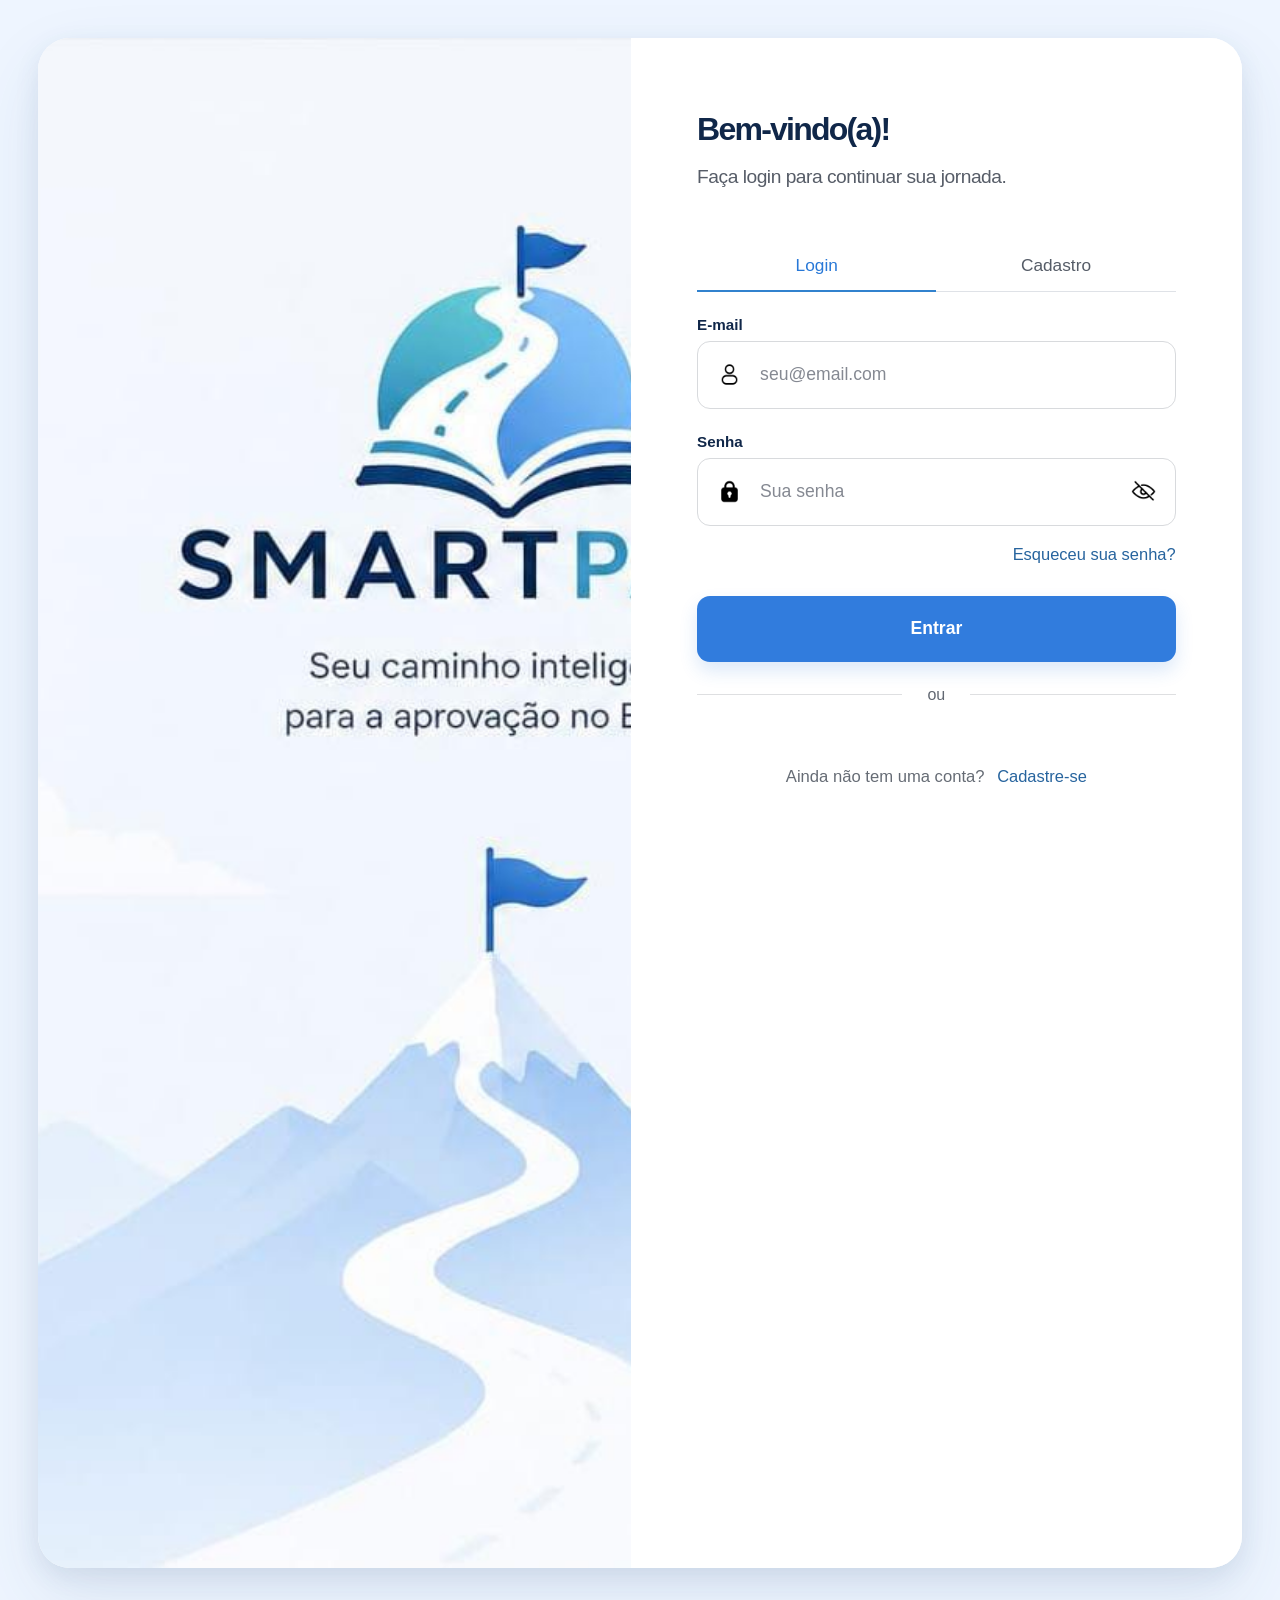
<file: index.html>
<!DOCTYPE html>
<html lang="pt-BR">
  <head>
    <meta charset="UTF-8" />
    <meta name="viewport" content="width=device-width, initial-scale=1.0" />
    <title>SmartPath — Login</title>
    <link rel="stylesheet" href="login.css">
    <link rel="preconnect" href="login.js">

  </head>
  <body>
    <main class="login-page">
      <section class="login-shell" aria-label="Acesso à plataforma SmartPath">
        <aside class="brand-panel" aria-label="SmartPath — seu caminho inteligente">
          <img
            class="brand-panel-image"
            src="img/smart_path_login.jpeg"
            alt="Logo SmartPath e caminho até uma montanha com uma bandeira azul"
          />
        </aside>

        <section class="form-panel">
          <div class="form-content">
            <header class="welcome-block">
              <h1 id="welcome-title">Bem-vindo(a)!</h1>
              <p id="welcome-desc">Faça login para continuar sua jornada.</p>
            </header>


            <div class="auth-tabs" role="tablist" aria-label="Tipo de acesso">
              <button class="auth-tab active" type="button" role="tab" aria-selected="true" id="tab-login">Login</button>
              <button class="auth-tab" type="button" role="tab" aria-selected="false" id="tab-signup">Cadastro</button>
              <div class="tab-indicator"></div>
            </div>


            <form class="login-form">
              <label class="field-label" for="email">E-mail</label>
              <div class="input-wrap">
                <img src="img/perfil.png" alt="Perfil" class="icone_login">
                <input id="email" name="email" type="email" placeholder="seu@email.com" autocomplete="email" required />
              </div>

              <label class="field-label password-label" for="password">Senha</label>
              <div class="input-wrap">
                <img src="img/cadeado.png" alt="cadeado" class="icone_login">
                <input id="password" name="password" type="password" placeholder="Sua senha" autocomplete="current-password" required />  
                <button type="button" class="btn-olho" onclick="Mudarimagem('password', 'iconeOlho')"> 
                  <img src="img/olho.png" alt="Visualizar senha" class="icone_login" id="iconeOlho">
                </button>

              </div>

              <div class="forgot-row">
                <a class="text-link" href="#recuperar-senha">Esqueceu sua senha?</a>
              </div>

            <button class="primary-button" type="submit">Entrar</button>

              <div class="or-divider" aria-hidden="true"><span>ou</span></div>

             

              <p class="signup-copy">
                Ainda não tem uma conta?
                <a class="text-link signup-link" href="#cadastro" id="link-ir-cadastro">Cadastre-se</a>
              </p>
              </form>
                        
<!--  //////////////////////////// ///////////////CADASTRO///////// ////////////////////////  ///////////////-->
                        

             <form class="signup-form hidden">
              <label class="field-label" for="new-name">Nome e sobrenome</label>
              <div class="input-wrap">
                <img src="img/perfil.png" alt="Perfil" class="icone_login">
                <input id="new-name" name="name" type="text" placeholder="Seu nome" required />
              </div>
            
              <label class="field-label" for="new-email">E-mail</label>
              <div class="input-wrap">
                <img src="img/perfil.png" alt="E-mail" class="icone_login">
                <input
                  id="new-email"
                  name="email"
                  type="email"
                  placeholder="seu@email.com"
                  autocomplete="email"
                  inputmode="email"
                  pattern="[^\s@]+@[^\s@]+\.[^\s@]{2,}"
                  aria-describedby="email-help"
                  required
                />
              </div>
              <p class="field-help" id="email-help">Use um e-mail válido, como nome@dominio.com.</p>
            
              <label class="field-label password-label" for="new-password">Criar Senha</label>
              <div class="input-wrap">
                <img src="img/cadeado.png" alt="Cadeado" class="icone_login">

                <input id="new-password" name="password" type="password" placeholder="Crie uma senha forte" autocomplete="new-password" minlength="6" aria-describedby="password-help" required />

                <button type="button" class="btn-olho" onclick="Mudarimagem('new-password', 'iconeOlhoCadastro')"> 
                  <img src="img/olho.png" alt="Visualizar senha" class="icone_login" id="iconeOlhoCadastro">
                </button>
              </div>
              <p class="field-help" id="password-help">Use pelo menos 6 caracteres.</p>

              <label class="field-label password-label" for="confirm-password">Confirme sua senha</label>
              <div class="input-wrap">
                <img src="img/cadeado.png" alt="Cadeado" class="icone_login">
                <input id="confirm-password" name="confirm_password" type="password" placeholder="Digite a senha novamente" autocomplete="new-password" required />
                <button type="button" class="btn-olho" onclick="Mudarimagem('confirm-password', 'iconeOlhoConfirmacao')" aria-label="Mostrar ou ocultar confirmação de senha">
                  <img src="img/olho.png" alt="" class="icone_login" id="iconeOlhoConfirmacao">
                </button>
              </div>
              <p class="field-help" id="password-match-status" aria-live="polite"></p>

              <section class="privacy-notice" aria-labelledby="privacy-title">
                <h2 id="privacy-title">Privacidade e proteção dos seus dados</h2>
                <p>Usamos seu nome, e-mail e senha protegida por hash para criar e manter sua conta. Não vendemos seus dados. Você pode solicitar acesso, correção ou exclusão pelo canal de atendimento.</p>
                <button class="terms-link" type="button" id="open-terms">Ler termos de uso e privacidade</button>
              </section>

              <label class="terms-consent" for="terms-accepted">
                <input id="terms-accepted" name="terms_accepted" type="checkbox" required />
                <span>Li e aceito os Termos de Uso e a Política de Privacidade.</span>
              </label>
            
              <button class="primary-button" type="submit">Criar Conta</button>
            
              <div class="or-divider" aria-hidden="true"><span>ou</span></div>
            
              
            
              <p class="signup-copy">
                Já tem uma conta?
                <a class="text-link signup-link" href="#login" id="link-ir-login">Faça Login</a>
              </p>
            </form>
            

          </div>
        </section>
      </section>
    </main>

    <dialog class="terms-dialog" id="terms-dialog" aria-labelledby="terms-title">
      <div class="terms-dialog-content">
        <div class="terms-dialog-header">
          <h2 id="terms-title">Termos de Uso e Privacidade</h2>
          <button class="dialog-close" type="button" id="close-terms" aria-label="Fechar termos">×</button>
        </div>
        <div class="terms-dialog-body">
          <p><strong>Versão 1.0 — 18 de novembro de 2026</strong></p>
          <h3>Dados tratados e finalidade</h3>
          <p>Para criar e administrar sua conta, tratamos seu nome, e-mail e senha. A senha é armazenada apenas em formato protegido por hash; ela não é guardada em texto aberto. Esses dados são usados para autenticação, comunicação relacionada à conta e funcionamento da plataforma.</p>
          <h3>Compartilhamento e segurança</h3>
          <p>Não comercializamos seus dados pessoais. O acesso é restrito ao necessário para operar e proteger o SmartPath, com medidas técnicas e organizacionais adequadas.</p>
          <h3>Seus direitos</h3>
          <p>Nos termos da LGPD, você pode solicitar confirmação do tratamento, acesso, correção, anonimização, bloqueio, eliminação, portabilidade e informações sobre compartilhamentos, quando aplicável. Para isso, use o canal de atendimento informado pela plataforma.</p>
          <h3>Retenção e descarte</h3>
          <p>Os dados são mantidos enquanto sua conta estiver ativa ou pelo período necessário para cumprir obrigações legais. Após um pedido de exclusão, os dados pessoais são eliminados ou anonimizados de forma segura, salvo registros que precisem ser preservados por obrigação legal, prevenção a fraudes ou exercício regular de direitos.</p>
          <h3>Consentimento</h3>
          <p>Ao marcar o aceite, você declara que leu estes termos. O aceite é necessário para criar a conta e pode ser revogado mediante solicitação de exclusão da conta, observadas as hipóteses legais de retenção.</p>
          <p><u>Para dúvidas referentes ao tratamento de dados, entre em contato com o encarregado: eduardohmacedo020@gmail.com</u></p>
        </div>
        <button class="primary-button dialog-accept" type="button" id="accept-terms">Li e aceito os termos</button>
      </div>
    </dialog>

     <div vw class="enabled">
        <div vw-access-button class="active"></div>
        <div vw-plugin-wrapper>
            <div class="vw-plugin-top-wrapper"></div>
        </div>
    </div>
    <script src="https://vlibras.gov.br/app/vlibras-plugin.js">new window.VLibras.Widget('https://vlibras.gov.br/app');</script>
    
    <script src="login.js"></script>

  </body>
</html>
</file>
<file: login.css>
/* SmartPath — composição minimalista educacional em dois painéis. */

:root {
  font-family: "Manrope", Arial, sans-serif;
  color: #142442;
  background: #edf4ff;
  --smart-navy: #102749;
  --smart-blue: #2878d7;
  --smart-line: #dfe2e7;
  --smart-muted: #6e737c;
  --ease-smart: cubic-bezier(0.23, 1, 0.32, 1);
}

* { box-sizing: border-box; }

html, body { min-height: 100%; }

body {
  margin: 0;
  min-width: 320px;
  overflow-x: hidden;
  background: #edf4ff;
}

button, input { font: inherit; }
button, a { cursor: pointer; }
button { border: 0; }

.login-page {
  min-height: 100vh;
  min-height: 100dvh;
  display: grid;
  place-items: center;
  padding: clamp(16px, 3vw, 40px);
  background: #eef5ff;
}

.login-shell {
  width: min(1472px, 100%);
  min-width: 0;
  min-height: min(860px, calc(100dvh - 80px));
  display: grid;
  grid-template-columns: minmax(440px, 1fr) minmax(550px, 1.03fr);
  overflow: hidden;
  border-radius: 32px;
  background: #fff;
  box-shadow: 0 8px 24px rgba(50, 87, 130, 0.1), 0 28px 70px rgba(50, 87, 130, 0.1);
  animation: shell-in .8s var(--ease-smart) both;
}

 .btn-olho {
    /* Remove o fundo cinza padrão */
    background: transparent; 
    /* Remove a borda padrão do botão */
    border: none; 
    /* Remove a sombra cinza que alguns navegadores colocam ao clicar (outline) */
    outline: none; 
    /* Remove qualquer espaçamento interno que empurre a imagem */
    padding: 0; 
    
    cursor: pointer;
    display: flex;
    align-items: center;
    justify-content: center;
  }

  /* Garante que a imagem dentro do botão não herde estilos estranhos */
  .btn-olho img {
    background: transparent;
    border: none;
  }
.brand-panel {
  min-height: 100%;
  overflow: hidden;
  background: #f2f6ff;
}

.brand-panel-image {
  display: block;
  width: 100vh;
  height: 170vh;
  object-fit: cover;
  object-position: center;
}

.form-panel {
  display: flex;
  align-items: center;
  justify-content: center;
  background: #fff;
}

.form-content {
  width: 100%;
  max-width: 656px;
  min-width: 0;
  padding: 74px 66px 60px;
}

.welcome-block h1 {
  margin: 0;
  color: var(--smart-navy);
  font-size: clamp(2rem, 2.4vw, 2.65rem);
  line-height: 1.1;
  letter-spacing: -0.055em;
  font-weight: 800;
}

.welcome-block p {
  margin: 16px 0 0;
  color: #565c67;
  font-size: 1.2rem;
  line-height: 1.35;
  letter-spacing: -0.025em;
}

.auth-tabs {
  display: grid;
  grid-template-columns: 1fr 1fr;
  margin-top: 50px;
  border-bottom: 1px solid var(--smart-line);
}

.auth-tab {
  position: relative;
  height: 51px;
  color: #555c67;
  background: transparent;
  font-size: 1.08rem;
  font-weight: 500;
  transition: color .2s ease;
}

.auth-tab::after {
  content: "";
  position: absolute;
  height: 3px;
  left: 0;
  right: 0;
  bottom: -1px;
  background: transparent;
  transition: background .2s ease;
}

.auth-tab.active { color: var(--smart-blue); }
.auth-tab.active::after { background: var(--smart-blue); }

.auth-tab:focus-visible,
.text-link:focus-visible,
.icon-button:focus-visible,
.google-button:focus-visible,
.primary-button:focus-visible,
input:focus-visible {
  outline: 3px solid rgba(40, 120, 215, 0.25);
  outline-offset: 3px;
}

.login-form {
  margin-top: 42px;
  animation: form-in .8s 150ms var(--ease-smart) both;
}

.field-label {
  display: block;
  margin-bottom: 12px;
  color: #0e1728;
  font-size: 1.07rem;
  font-weight: 700;
}

.password-label { margin-top: 37px; }

.input-wrap {
  display: flex;
  align-items: center;
  min-height: 68px;
  padding: 0 19px;
  gap: 16px;
  border: 1px solid #d8dadd;
  border-radius: 13px;
  color: #606773;
  background: #fff;
  transition: border-color .2s ease, box-shadow .2s ease;
}

.input-wrap:focus-within {
  border-color: var(--smart-blue);
  box-shadow: 0 0 0 4px rgba(40, 120, 215, 0.1);
}



.input-wrap input {
  width: 100%;
  min-width: 0;
  border: 0;
  outline: 0;
  color: #1c2432;
  background: transparent;
  font-size: 1.1rem;
}

.input-wrap input::placeholder { color: #858992; opacity: 1; }

.field-help {
  min-height: 1.25rem;
  margin: 7px 0 0;
  color: var(--smart-muted);
  font-size: .85rem;
  line-height: 1.35;
}

.field-help.is-valid { color: #167443; }
.field-help.is-invalid { color: #b42318; }

.icon-button {
  display: grid;
  place-items: center;
  flex: 0 0 auto;
  padding: 3px;
  color: #68707c;
  background: transparent;
  border-radius: 6px;
}


.icone_login{
    height: 25px;
}


#icone_google{
  height: 25px;
}

.icon-button:hover { color: var(--smart-blue); }

.forgot-row {
  display: flex;
  justify-content: flex-end;
  margin-top: 19px;
}

.text-link {
  color: #27649e;
  font-size: 1.03rem;
  font-weight: 500;
  text-decoration: none;
}

.text-link:hover {
  color: #174878;
  text-decoration: underline;
  text-underline-offset: 3px;
}

.primary-button,
.google-button {
  width: 100%;
  min-height: 66px;
  border-radius: 13px;
  font-size: 1.1rem;
  font-weight: 700;
  transition: transform .2s ease, box-shadow .2s ease, background .2s ease;
}

.primary-button {
  margin-top: 44px;
  color: #fff;
  background:  #317cdd;
  box-shadow: 0 9px 18px rgba(40, 120, 215, 0.16);
  transition: transform .2s ease;
}

.primary-button:hover {
  background: #3688f2;
  transform: translateY(-2px);
  box-shadow: 0 12px 24px rgba(40, 120, 215, 0.24);
}

.primary-button:active,
.google-button:active { transform: scale(0.985); }

.or-divider {
  display: flex;
  align-items: center;
  gap: 25px;
  margin: 29px 0 28px;
  color: #626872;
  font-size: 1rem;
}

.or-divider::before,
.or-divider::after {
  content: "";
  height: 1px;
  flex: 1;
  background: #dedfe1;
}

.google-button {
  display: flex;
  align-items: center;
  justify-content: center;
  gap: 18px;
  min-height: 58px;
  color: #101826;
  border: 1px solid #d9dadd;
  background: #fff;
  font-size: 1.05rem;
}

.google-button:hover {
  background: #f8fbff;
  border-color: #bfd0e5;
}



.signup-copy {
  margin: 39px 0 0;
  color: #666c75;
  font-size: 1.04rem;
  text-align: center;
}

.signup-link { margin-left: 8px; }

.privacy-notice {
  margin-top: 28px;
  padding: 16px;
  border: 1px solid #d7e5f6;
  border-radius: 12px;
  background: #f7fbff;
}

.privacy-notice h2 {
  margin: 0;
  color: var(--smart-navy);
  font-size: 1rem;
}

.privacy-notice p {
  margin: 8px 0 10px;
  color: #4f5968;
  font-size: .9rem;
  line-height: 1.5;
}

.terms-link {
  padding: 0;
  color: #27649e;
  background: transparent;
  font-size: .9rem;
  font-weight: 700;
  text-align: left;
  text-decoration: underline;
  text-underline-offset: 3px;
}

.terms-consent {
  display: flex;
  align-items: flex-start;
  gap: 10px;
  margin-top: 16px;
  color: #24354f;
  font-size: .92rem;
  line-height: 1.45;
  cursor: pointer;
}

.terms-consent input {
  width: 18px;
  height: 18px;
  margin: 2px 0 0;
  accent-color: var(--smart-blue);
  flex: 0 0 auto;
}

.terms-dialog {
  width: min(680px, calc(100vw - 32px));
  max-height: min(760px, calc(100dvh - 32px));
  padding: 0;
  border: 0;
  border-radius: 18px;
  box-shadow: 0 24px 80px rgba(16, 39, 73, .35);
}

.terms-dialog::backdrop { background: rgba(9, 25, 48, .62); }

.terms-dialog-content { padding: clamp(22px, 4vw, 34px); }

.terms-dialog-header {
  display: flex;
  align-items: flex-start;
  justify-content: space-between;
  gap: 16px;
}

.terms-dialog h2 {
  margin: 0;
  color: var(--smart-navy);
  font-size: clamp(1.35rem, 4vw, 1.8rem);
}

.dialog-close {
  width: 36px;
  height: 36px;
  color: #43546d;
  background: #edf4ff;
  border-radius: 50%;
  font-size: 1.75rem;
  line-height: 1;
}

.terms-dialog-body {
  max-height: min(510px, calc(100dvh - 230px));
  margin-top: 20px;
  overflow-y: auto;
  color: #465364;
  font-size: .94rem;
  line-height: 1.55;
}

.terms-dialog-body h3 {
  margin: 20px 0 5px;
  color: var(--smart-navy);
  font-size: 1rem;
}

.terms-dialog-body p { margin: 0 0 12px; }
.dialog-accept { margin-top: 22px; }



@media (max-width: 930px) {
  .login-page { padding: 0; }
  .login-shell {
    min-height: 100vh;
    min-height: 100dvh;
    border-radius: 0;
    grid-template-columns: 0.88fr 1.12fr;
  }
  .form-content { padding: 56px 42px; }
  .welcome-block p { font-size: 1.05rem; }
}

@media (max-width: 700px) {
  .login-page {
    display: block;
    overflow-x: hidden;
  }
  .login-shell {
    display: block;
    width: 100%;
    max-width: 100%;
    min-height: 100vh;
    overflow: visible;
  }
  .form-panel,
  .form-content,
  .auth-tabs,
  .login-form,
  .signup-form { min-width: 0; }
  .brand-panel {
    height: clamp(180px, 32vh, 300px);
    min-height: 0;
    max-height: none;
  }
  .brand-panel-image { object-position: center top; }
  .form-panel {
    min-height: 60vh;
    align-items: flex-start;
  }
  .form-content {
    width: 100%;
    padding: 42px 25px 50px;
  }
  .welcome-block h1 { font-size: 2rem; }
  .auth-tabs { margin-top: 36px; }
  .login-form { margin-top: 34px; }
  .input-wrap { min-height: 62px; }
  .primary-button { margin-top: 36px; }
  .terms-dialog-content { padding: 22px; }
  .terms-dialog-body { max-height: calc(100dvh - 245px); }
}

@media (max-width: 390px) {
  .form-content { padding: 32px 18px 42px; }
  .input-wrap { padding: 0 14px; gap: 12px; }
  .welcome-block h1 { font-size: 1.8rem; }
  .privacy-notice { padding: 14px; }
}

@media (prefers-reduced-motion: reduce) {
  *, *::before, *::after {
    animation-duration: 1ms !important;
    transition-duration: 1ms !important;
  }
}


.hidden {
  display: none !important;
}


/* ==========================================
   LÓGICA DE TRANSIÇÃO E DESLIZAMENTO LATERAL
   ========================================== */

/* Impede barras de rolagem indesejadas no container durante o movimento */
.form-content {
  overflow: hidden;
  position: relative;
}

/* Configuração base de movimento e opacidade dos formulários */
.login-form, .signup-form {
  opacity: 1;
  transform: translateX(0);
  transition: opacity .2s ease, transform .2s cubic-bezier(0.25, 0.46, 0.45, 0.94);
  display: flex;
  flex-direction: column;
}

/* Oculta o formulário sem quebrar os espaçamentos */
.hidden {
  display: none !important;
}

/* Estado inicial do Login (entra vindo da esquerda) */
.slide-from-left {
  opacity: 0;
  transform: translateX(-20px);
}

/* Estado inicial do Cadastro (entra vindo da direita) */
.slide-from-right {
  opacity: 0;
  transform: translateX(20px);
}

/* Ajuste técnico para o botão nativo do olho */
.btn-olho {
  background: none;
  border: none;
  padding: 0;
  cursor: pointer;
  display: flex;
  align-items: center;
  justify-content: center;
}


/* ==========================================================
   ANIMAÇÃO DE DESLIZAMENTO DA BARRA AZUL (MÓDULO GRID)
   ========================================================== */

/* Remove a linha estática antiga de baixo das abas */
.auth-tab.active::after, 
.auth-tab::after {
  display: none !important;
  content: none !important;
}

/* Garante o posicionamento relativo para a barra guiar-se dentro do Grid */
.auth-tabs {
  position: relative;
}

/* A nova barra azul ocupando exatamente a largura de uma coluna do grid (50%) */
.tab-indicator {
  position: absolute;
  bottom: -1px;
  left: 0;
  height: 2px;
  background-color: #3182ce !important; /* Cor azul original do seu projeto */
  width: 50%; /* Ocupa exatamente a metade, casando com o 1fr */
  z-index: 10;
  transition: transform .2s cubic-bezier(0.4, 0, 0.2, 1);
}

/* Se a aba Login estiver ativa, a barra fica parada na primeira coluna */
.auth-tabs:has(#tab-login.active) .tab-indicator {
  transform: translateX(0%);
}

/* Se a aba Cadastro estiver ativa, a barra desliza 100% da sua largura para a direita */
.auth-tabs:has(#tab-signup.active) .tab-indicator {
  transform: translateX(100%);
}


/* Garante o mesmo espaçamento vertical nos inputs e botões de ambos os formulários */
.login-form, .signup-form {
  display: flex;
  flex-direction: column;
}

.field-label {
  margin-top: 24px;
  margin-bottom: 8px;
  font-weight: 600;
  font-size: 0.95rem;
  color: var(--smart-navy);
}

/* Espaçamento superior do primeiro campo de cada formulário */
.field-label:first-of-type {
  margin-top: 32px;
}

/* Margem para os botões e divisores */
.primary-button {
  margin-top: 32px;
}

.or-divider {
  margin: 24px 0;
}

/* Classe essencial para ocultar o formulário inativo */
.hidden {
  display: none !important;
}




/* ========================================================
   TRAVAMENTO DO DESALINHAMENTO VERTICAL (LOGIN x CADASTRO)
   ======================================================== */

/* Alinha o painel de conteúdo no topo e adiciona espaçamento fixo */
.form-panel {
  display: flex;
  align-items: flex-start; /* Mudado de center para flex-start para travar o topo */
  justify-content: center;
  background: #fff;
  min-height: 100%;
}

/* Define margens e espaçamentos idênticos para as labels e inputs de ambos os formulários */
.login-form, .signup-form {
  display: flex;
  flex-direction: column;
  margin: 0;
  padding: 0;
  width: 100%;
}

/* Zera e padroniza as margens superiores de todos os labels para evitar saltos */
.field-label {
  display: block;
  margin-top: 24px;
  margin-bottom: 8px;
}

/* Remove variações se o primeiro label for diferente */
.field-label:first-of-type {
  margin-top: 24px;
}

/* Padroniza o comportamento das caixas de input nos dois formulários */
.input-wrap {
  display: flex;
  align-items: center;
  position: relative;
  width: 100%;
}
</file>
